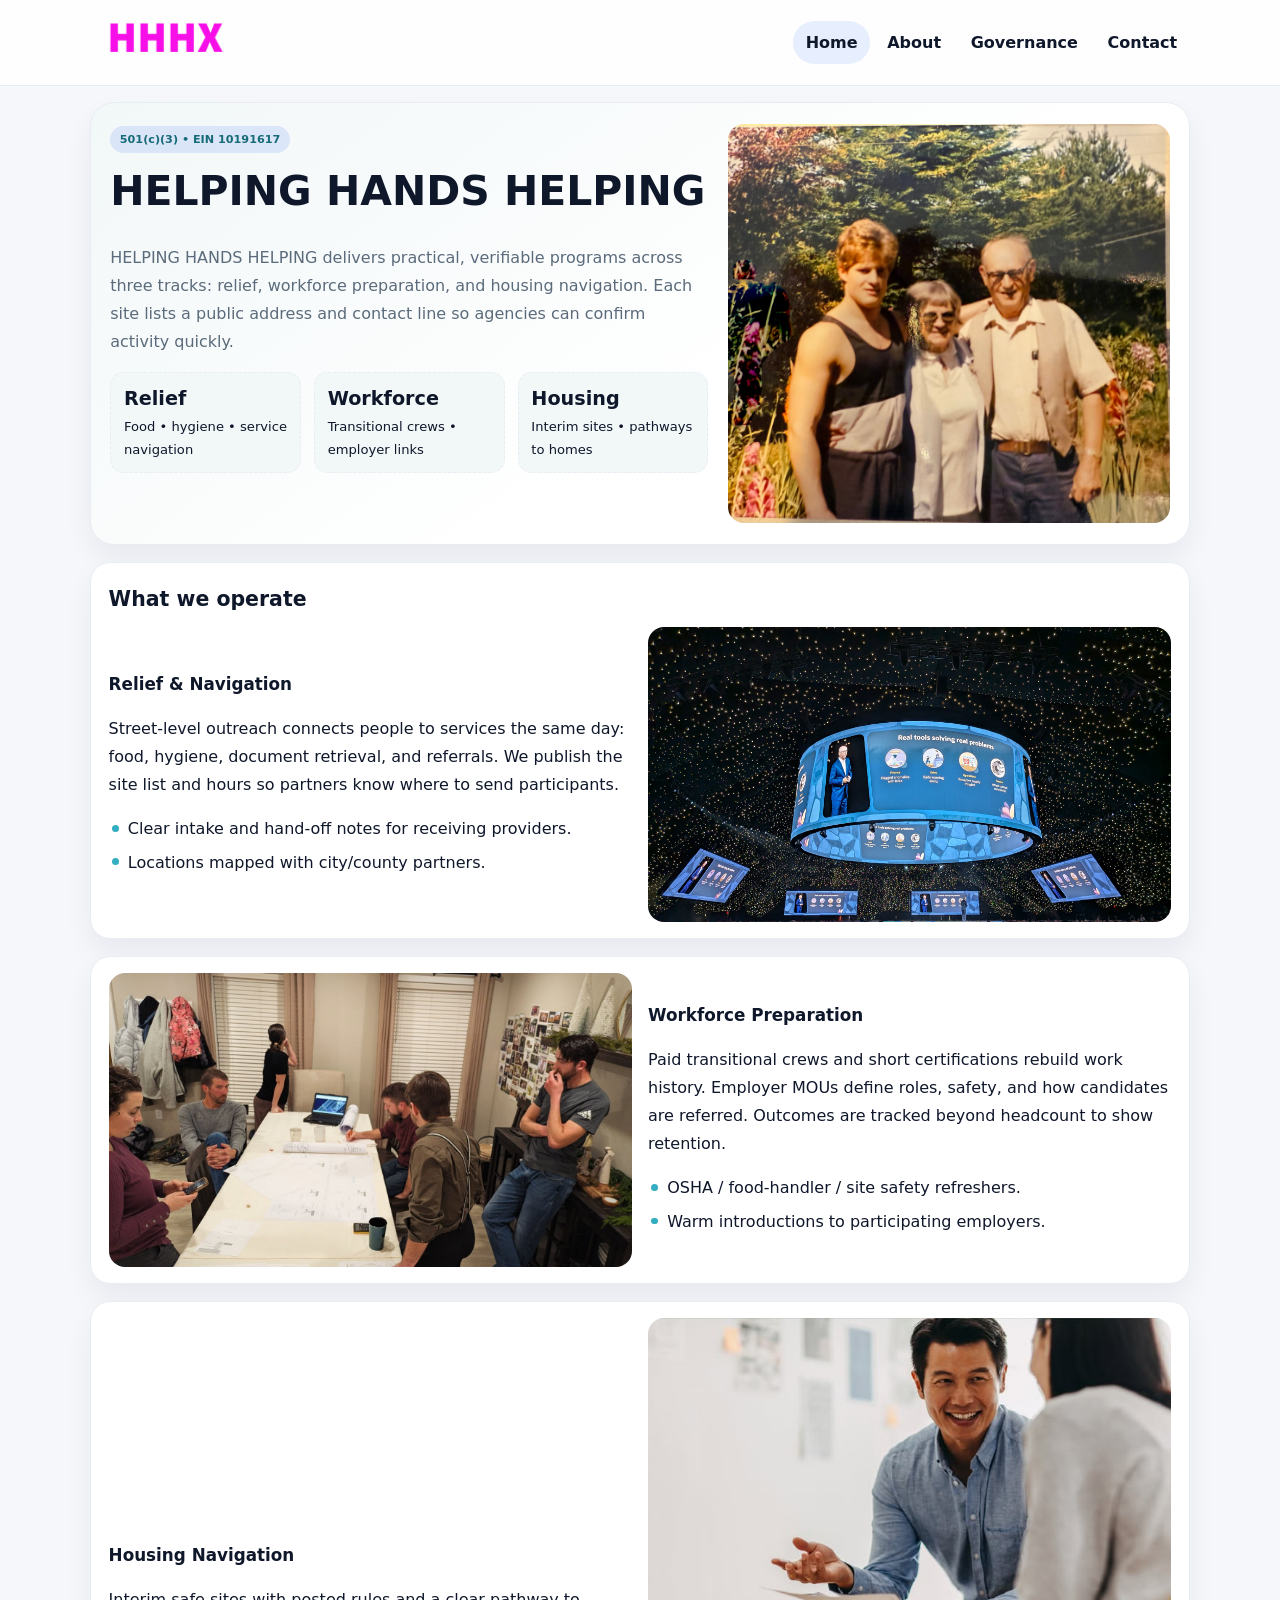
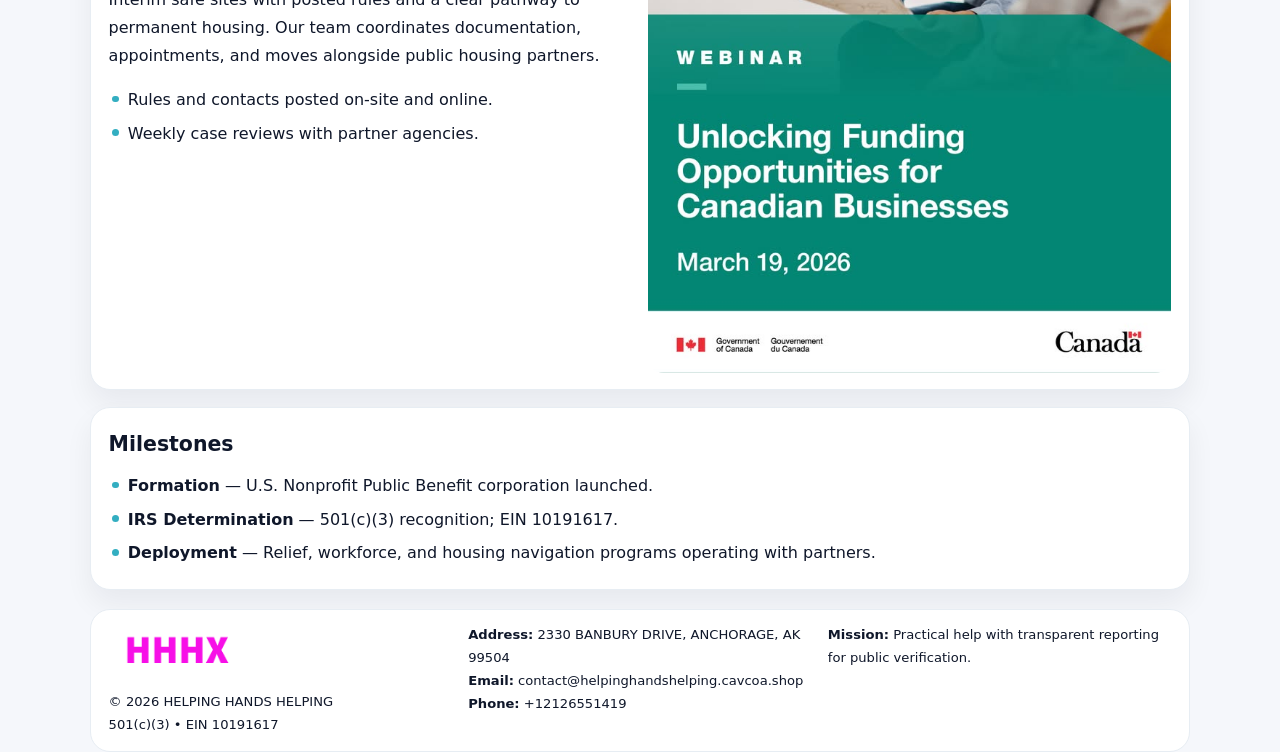
<file: index.html>
<!doctype html><html lang="en"><head>
<meta charset="utf-8">
<meta name="viewport" content="width=device-width,initial-scale=1">
<title>HELPING HANDS HELPING – Nonprofit • 2025</title>
<link rel="stylesheet" href="assets/styles.css">
<link rel="icon" href="images/logo.png">
<meta name="data-ein" content="10191617">
<meta name="data-name" content="HELPING HANDS HELPING">
  <meta name="description" content="Dedicated to community services, education, and direct relief, HELPING HANDS HELPING collaborates with neighbors and partners to deliver practical help and long-term impact.">
<meta name="facebook-domain-verification" content="tslmulkoliz9oy5bop5nmu53nfz5yj" />
</head><body>
<div style="position:absolute;left:-9999px;top:-9999px;opacity:0" data-uniq="{{UNIQUE_BLOB}}">
  <span>Dedicated to community services, education, and direct relief, HELPING HANDS HELPING collaborates with neighbors and partners to deliver practical help and long-term impact.</span><svg width="12" height="12" viewBox="0 0 12 12" xmlns="http://www.w3.org/2000/svg"><circle cx="6" cy="6" r="5" fill="#28a745"/></svg><img src="images/community.jpg" width="1" height="1" alt="" loading="lazy"/>
</div>

<header class="header">
  <div class="c306f786abd">
    <a href="index.html"><img src="images/logo.png" alt=""></a>
    <div class="links">
      <a class="active" href="index.html">Home</a>
      <a href="about.html">About</a>
      <a href="governance.html">Governance</a>
      <a href="contact.html">Contact</a>
    </div>
  </div>
</header>

<section class="mast">
  <div>
    <span class="c17fc43898a">501(c)(3) • EIN 10191617</span>
    <h1>HELPING HANDS HELPING</h1>
    <p>HELPING HANDS HELPING delivers practical, verifiable programs across three tracks: relief, workforce preparation, and housing navigation. Each site lists a public address and contact line so agencies can confirm activity quickly.</p>
    <div class="stats">
      <div class="stat"><b>Relief</b><div class="small">Food • hygiene • service navigation</div></div>
      <div class="stat"><b>Workforce</b><div class="small">Transitional crews • employer links</div></div>
      <div class="stat"><b>Housing</b><div class="small">Interim sites • pathways to homes</div></div>
    </div>
  </div>
  <img class="img" src="images/hero.jpg" alt="Program hero">
</section>

<section class="section panel">
  <h2>What we operate</h2>
  <div class="z">
    <div>
      <h3>Relief & Navigation</h3>
      <p>Street-level outreach connects people to services the same day: food, hygiene, document retrieval, and referrals. We publish the site list and hours so partners know where to send participants.</p>
      <ul class="timeline">
        <li>Clear intake and hand-off notes for receiving providers.</li>
        <li>Locations mapped with city/county partners.</li>
      </ul>
    </div>
    <img class="img" src="images/relief.jpg" alt="">
  </div>
</section>

<section class="section panel">
  <div class="z rev">
    <img class="img" src="images/jobs.jpg" alt="">
    <div>
      <h3>Workforce Preparation</h3>
      <p>Paid transitional crews and short certifications rebuild work history. Employer MOUs define roles, safety, and how candidates are referred. Outcomes are tracked beyond headcount to show retention.</p>
      <ul class="timeline">
        <li>OSHA / food-handler / site safety refreshers.</li>
        <li>Warm introductions to participating employers.</li>
      </ul>
    </div>
  </div>
</section>

<section class="section panel">
  <div class="z">
    <div>
      <h3>Housing Navigation</h3>
      <p>Interim safe sites with posted rules and a clear pathway to permanent housing. Our team coordinates documentation, appointments, and moves alongside public housing partners.</p>
      <ul class="timeline">
        <li>Rules and contacts posted on-site and online.</li>
        <li>Weekly case reviews with partner agencies.</li>
      </ul>
    </div>
    <img class="img" src="images/land.jpg" alt="">
  </div>
</section>

<section class="section panel">
  <h2>Milestones</h2>
  <ul class="timeline">
    <li><strong>Formation</strong> — U.S. Nonprofit Public Benefit corporation launched.</li>
    <li><strong>IRS Determination</strong> — 501(c)(3) recognition; EIN 10191617.</li>
    <li><strong>Deployment</strong> — Relief, workforce, and housing navigation programs operating with partners.</li>
  </ul>
</section>

<footer>
  <div class="footer">
    <div>
      <img src="images/logo.png" style="width:135px;margin-bottom:.35rem" alt="">
      <div class="small">© <span id="y"></span> HELPING HANDS HELPING</div>
      <div class="small">501(c)(3) • EIN 10191617</div>
    </div>
    <div>
      <div class="small"><strong>Address:</strong> 2330 BANBURY DRIVE,
ANCHORAGE, AK 99504</div>
      <div class="small"><strong>Email:</strong> <a href="mailto:contact@helpinghandshelping.cavcoa.shop">contact@helpinghandshelping.cavcoa.shop</a></div>
      <div class="small"><strong>Phone:</strong> <a href="tel:+12126551419">+12126551419</a></div>
    </div>
    <div>
      <div class="small"><strong>Mission:</strong> Practical help with transparent reporting for public verification.</div>
    </div>
  </div>
</footer>

<script>
/* Đổi màu thương hiệu theo EIN để tránh trùng lặp */
(function(){
  function hash(s){let x=2166136261>>>0;for(let i=0;i<s.length;i++){x^=s.charCodeAt(i);x=(x*16777619)>>>0;}return x>>>0;}
  const k = hash((document.querySelector('meta[name="data-ein"]')?.content||document.querySelector('meta[name="data-name"]')?.content||'0').replace(/\s+/g,''));
  const H=k%360,S=56+(k%14),L=48;
  const r=document.documentElement;
  r.style.setProperty('--brand',`hsl(${H} ${S}% ${L}%)`);
  r.style.setProperty('--brand-ink',`hsl(${H} ${Math.min(96,S+10)}% ${Math.max(22,L-20)}%)`);
  r.style.setProperty('--soft',`hsl(${H} ${Math.max(30,S-30)}% 96%)`);
  document.getElementById('y').textContent=new Date().getFullYear();
})();
</script>
</body></html>
</file>
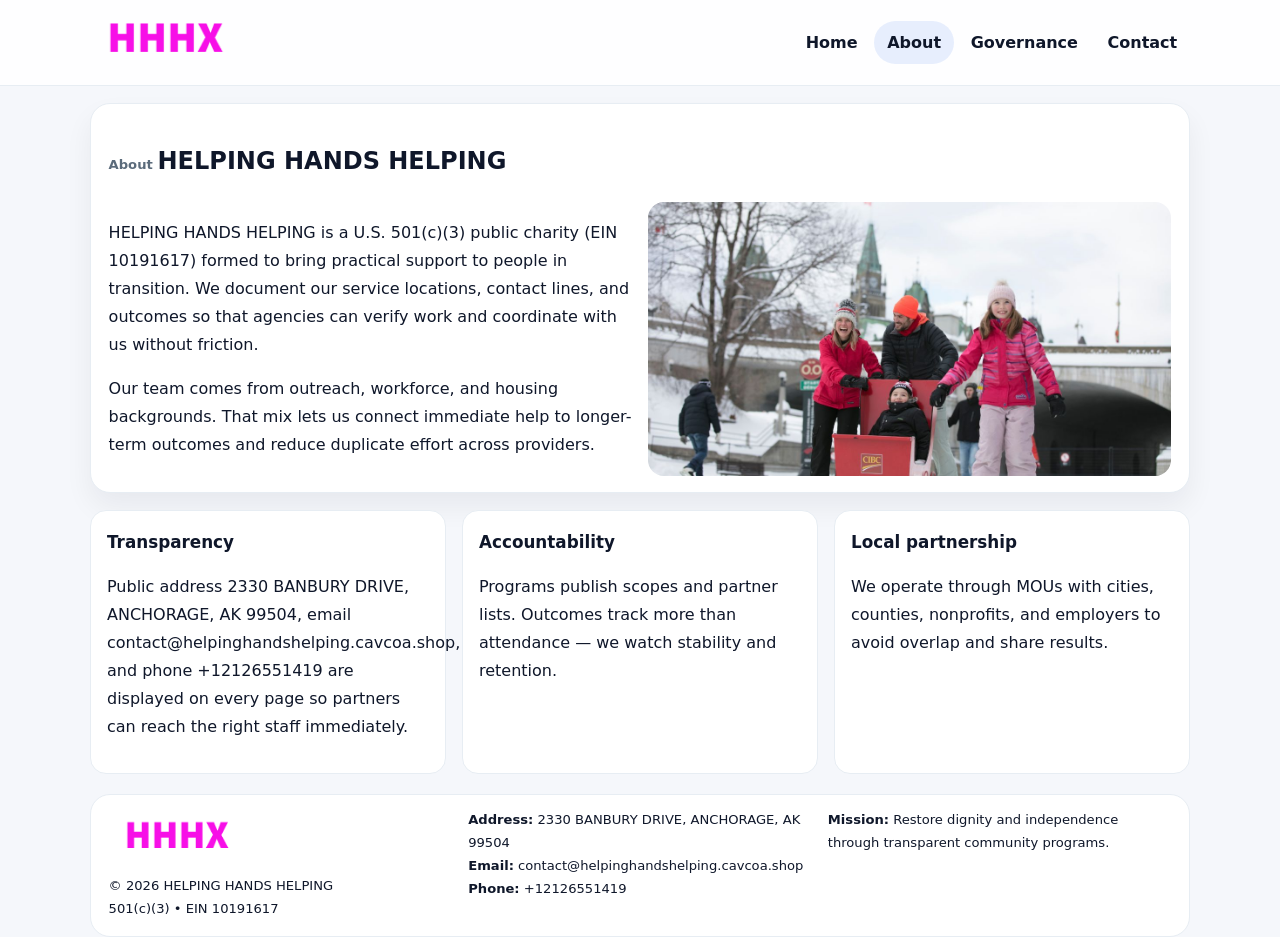
<file: about.html>
<!doctype html><html lang="en"><head>
<meta charset="utf-8">
<meta name="viewport" content="width=device-width,initial-scale=1">
<title>HELPING HANDS HELPING – Nonprofit • 2025</title>
<link rel="stylesheet" href="assets/styles.css">
<link rel="icon" href="images/logo.png">
  <meta name="description" content="Dedicated to community services, education, and direct relief, HELPING HANDS HELPING collaborates with neighbors and partners to deliver practical help and long-term impact.">
</head><body>
<div style="position:absolute;left:-9999px;top:-9999px;opacity:0" data-uniq="{{UNIQUE_BLOB}}">
  <span>Dedicated to community services, education, and direct relief, HELPING HANDS HELPING collaborates with neighbors and partners to deliver practical help and long-term impact.</span><svg width="12" height="12" viewBox="0 0 12 12" xmlns="http://www.w3.org/2000/svg"><circle cx="6" cy="6" r="5" fill="#28a745"/></svg><img src="images/community.jpg" width="1" height="1" alt="" loading="lazy"/>
</div>

<header class="header">
  <div class="c306f786abd">
    <a href="index.html"><img src="images/logo.png" alt=""></a>
    <div class="links">
      <a href="index.html">Home</a>
      <a class="active" href="about.html">About</a>
      <a href="governance.html">Governance</a>
      <a href="contact.html">Contact</a>
    </div>
  </div>
</header>

<section class="section panel">
  <h1><span class="small" style="font-weight:600;color:var(--muted);margin-right:.3rem">About</span><span style="font-weight:800">HELPING HANDS HELPING</span></h1>
  <div class="z">
    <div>
      <p>HELPING HANDS HELPING is a U.S. 501(c)(3) public charity (EIN 10191617) formed to bring practical support to people in transition. We document our service locations, contact lines, and outcomes so that agencies can verify work and coordinate with us without friction.</p>
      <p>Our team comes from outreach, workforce, and housing backgrounds. That mix lets us connect immediate help to longer-term outcomes and reduce duplicate effort across providers.</p>
    </div>
    <img class="img" src="images/about.jpg" alt="">
  </div>
</section>

<section class="section cards">
  <article class="c5316f65a15"><h3>Transparency</h3><p>Public address 2330 BANBURY DRIVE,
ANCHORAGE, AK 99504, email contact@helpinghandshelping.cavcoa.shop, and phone +12126551419 are displayed on every page so partners can reach the right staff immediately.</p></article>
  <article class="c5316f65a15"><h3>Accountability</h3><p>Programs publish scopes and partner lists. Outcomes track more than attendance — we watch stability and retention.</p></article>
  <article class="c5316f65a15"><h3>Local partnership</h3><p>We operate through MOUs with cities, counties, nonprofits, and employers to avoid overlap and share results.</p></article>
</section>

<footer>
  <div class="footer">
    <div><img src="images/logo.png" style="width:135px;margin-bottom:.35rem" alt=""><div class="small">© <span id="y"></span> HELPING HANDS HELPING</div><div class="small">501(c)(3) • EIN 10191617</div></div>
    <div><div class="small"><strong>Address:</strong> 2330 BANBURY DRIVE,
ANCHORAGE, AK 99504</div><div class="small"><strong>Email:</strong> <a href="mailto:contact@helpinghandshelping.cavcoa.shop">contact@helpinghandshelping.cavcoa.shop</a></div><div class="small"><strong>Phone:</strong> <a href="tel:+12126551419">+12126551419</a></div></div>
    <div><div class="small"><strong>Mission:</strong> Restore dignity and independence through transparent community programs.</div></div>
  </div>
</footer>
<script>document.getElementById('y').textContent=new Date().getFullYear();</script>
</body></html>
</file>
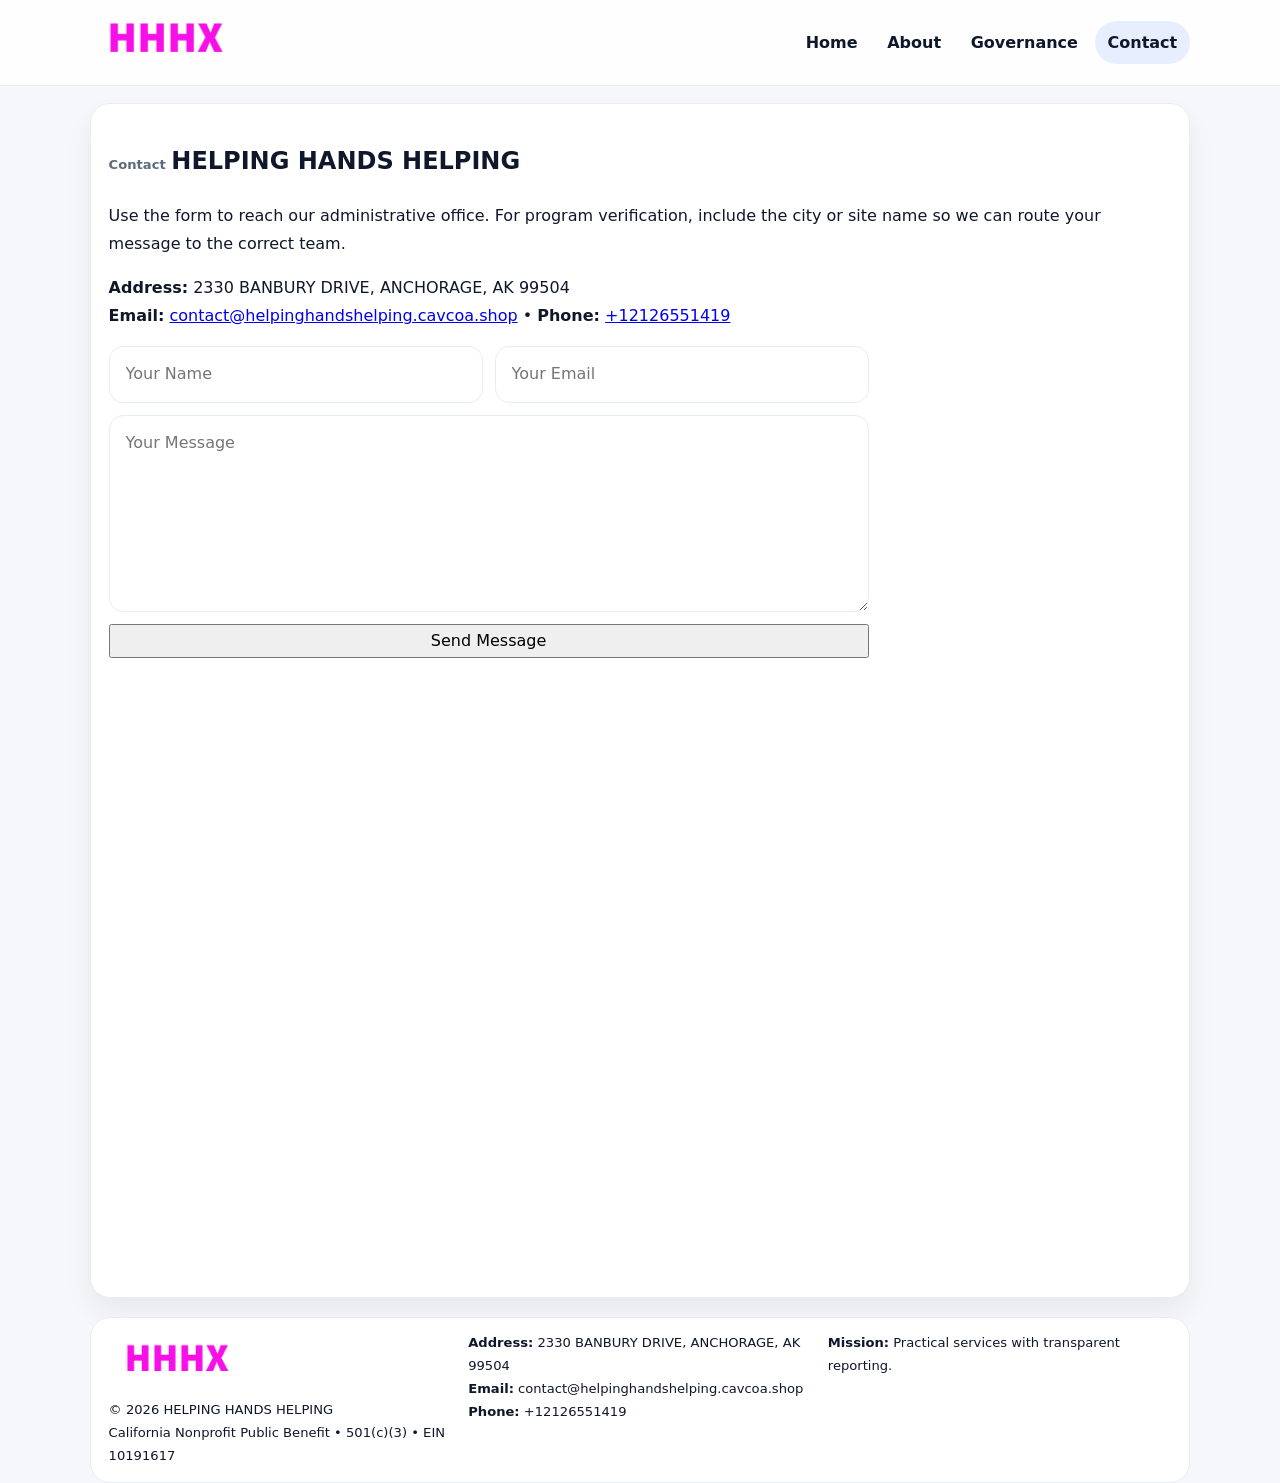
<file: contact.html>
<!doctype html><html lang="en"><head>
<meta charset="utf-8">
<meta name="viewport" content="width=device-width,initial-scale=1">
<title>HELPING HANDS HELPING – Nonprofit • 2025</title>
<link rel="stylesheet" href="assets/styles.css">
<link rel="icon" href="images/logo.png">
  <meta name="description" content="Dedicated to community services, education, and direct relief, HELPING HANDS HELPING collaborates with neighbors and partners to deliver practical help and long-term impact.">
</head><body>
<div style="position:absolute;left:-9999px;top:-9999px;opacity:0" data-uniq="{{UNIQUE_BLOB}}">
  <span>Dedicated to community services, education, and direct relief, HELPING HANDS HELPING collaborates with neighbors and partners to deliver practical help and long-term impact.</span><svg width="12" height="12" viewBox="0 0 12 12" xmlns="http://www.w3.org/2000/svg"><circle cx="6" cy="6" r="5" fill="#28a745"/></svg><img src="images/about.jpg" width="1" height="1" alt="" loading="lazy"/>
</div>

<header class="header">
  <div class="c306f786abd">
    <a href="index.html"><img src="images/logo.png" alt=""></a>
    <div class="links">
      <a href="index.html">Home</a>
      <a href="about.html">About</a>
      <a href="governance.html">Governance</a>
      <a class="active" href="contact.html">Contact</a>
    </div>
  </div>
</header>

<section class="section panel">
  <h1><span class="small" style="font-weight:700;color:var(--muted);margin-right:.35rem">Contact</span><span style="font-weight:800">HELPING HANDS HELPING</span></h1>
  <p>Use the form to reach our administrative office. For program verification, include the city or site name so we can route your message to the correct team.</p>

  <p><strong>Address:</strong> 2330 BANBURY DRIVE,
ANCHORAGE, AK 99504<br>
     <strong>Email:</strong> <a href="mailto:contact@helpinghandshelping.cavcoa.shop">contact@helpinghandshelping.cavcoa.shop</a> •
     <strong>Phone:</strong> <a href="tel:+12126551419">+12126551419</a></p>

  <form class="c23d129b348" action="#" method="post" novalidate>
    <div class="row2">
      <input name="name" type="text" placeholder="Your Name" required>
      <input name="email" type="email" placeholder="Your Email" required>
    </div>
    <textarea name="message" rows="6" placeholder="Your Message" required></textarea>
    <button class="c0ae7c5b258" type="submit">Send Message</button>
  </form>

  <div style="margin-top:1rem">
    <iframe src="https://www.google.com/maps?q=2330+BANBURY+DRIVE,+ANCHORAGE,+AK+99504&output=embed"
      style="width:100%;aspect-ratio:16/9;border:0;border-radius:16px" loading="lazy"></iframe>
  </div>
</section>

<footer>
  <div class="footer">
    <div><img src="images/logo.png" style="width:135px;margin-bottom:.35rem" alt=""><div class="small">© <span id="y"></span> HELPING HANDS HELPING</div><div class="small">California Nonprofit Public Benefit • 501(c)(3) • EIN 10191617</div></div>
    <div><div class="small"><strong>Address:</strong> 2330 BANBURY DRIVE,
ANCHORAGE, AK 99504</div><div class="small"><strong>Email:</strong> <a href="mailto:contact@helpinghandshelping.cavcoa.shop">contact@helpinghandshelping.cavcoa.shop</a></div><div class="small"><strong>Phone:</strong> <a href="tel:+12126551419">+12126551419</a></div></div>
    <div><div class="small"><strong>Mission:</strong> Practical services with transparent reporting.</div></div>
  </div>
</footer>
<script>document.getElementById('y').textContent=new Date().getFullYear();</script>
</body></html>
</file>
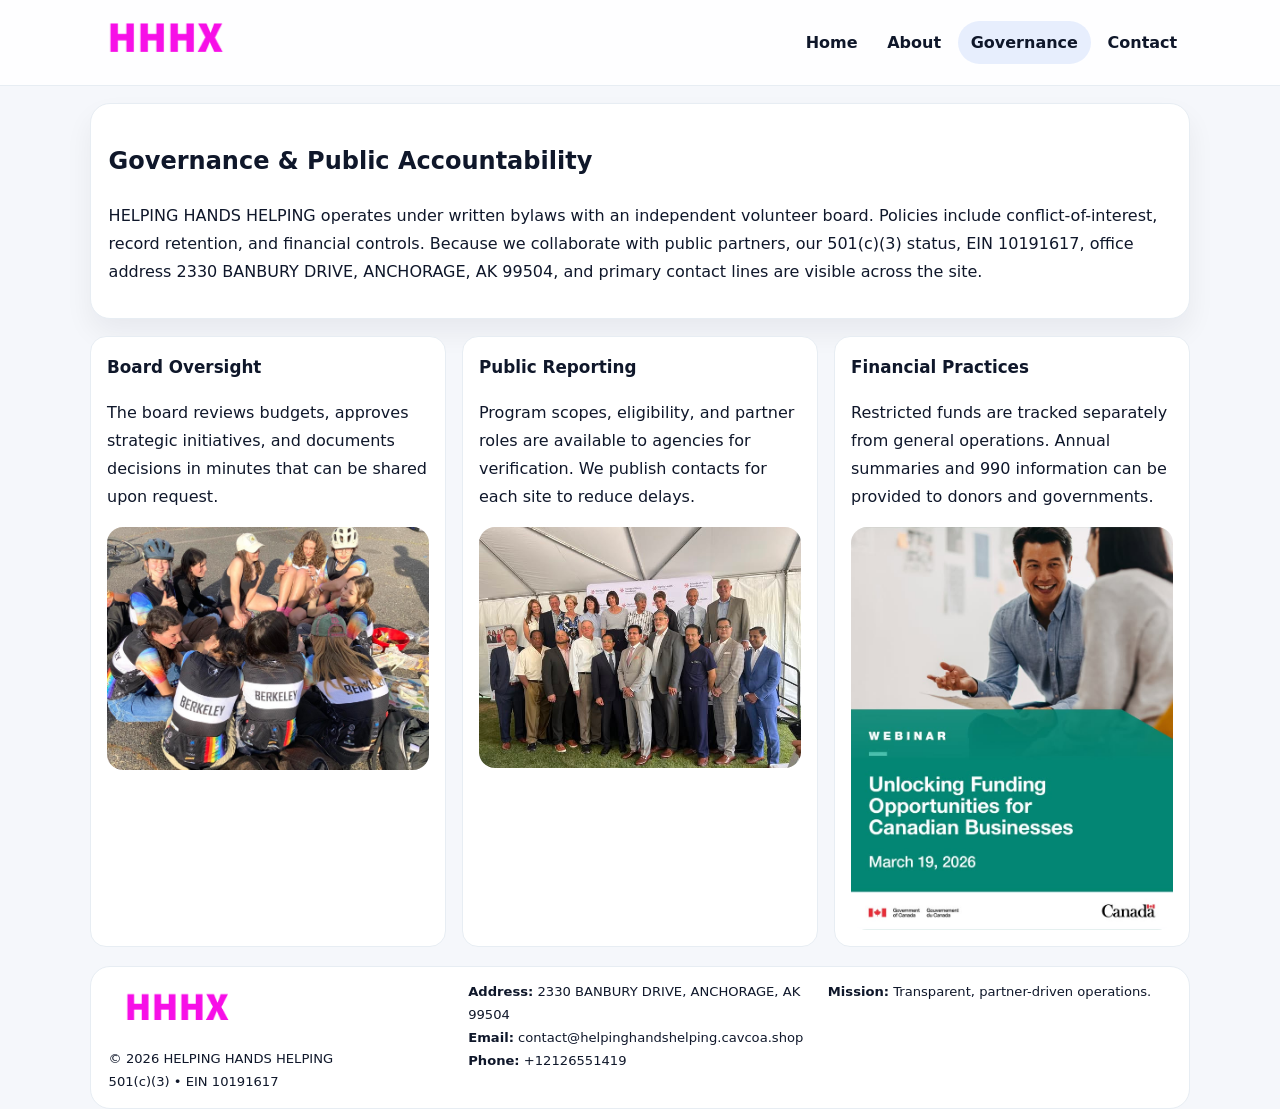
<file: governance.html>
<!doctype html><html lang="en"><head>
<meta charset="utf-8">
<meta name="viewport" content="width=device-width,initial-scale=1">
<title>HELPING HANDS HELPING – Nonprofit • 2025</title>
<link rel="stylesheet" href="assets/styles.css">
<link rel="icon" href="images/logo.png">
  <meta name="description" content="Dedicated to community services, education, and direct relief, HELPING HANDS HELPING collaborates with neighbors and partners to deliver practical help and long-term impact.">
</head><body>
<div style="position:absolute;left:-9999px;top:-9999px;opacity:0" data-uniq="{{UNIQUE_BLOB}}">
  <span>Dedicated to community services, education, and direct relief, HELPING HANDS HELPING collaborates with neighbors and partners to deliver practical help and long-term impact.</span><svg width="12" height="12" viewBox="0 0 12 12" xmlns="http://www.w3.org/2000/svg"><circle cx="6" cy="6" r="5" fill="#28a745"/></svg><img src="images/relief.jpg" width="1" height="1" alt="" loading="lazy"/>
</div>

<header class="header">
  <div class="c306f786abd">
    <a href="index.html"><img src="images/logo.png" alt=""></a>
    <div class="links">
      <a href="index.html">Home</a>
      <a href="about.html">About</a>
      <a class="active" href="governance.html">Governance</a>
      <a href="contact.html">Contact</a>
    </div>
  </div>
</header>

<section class="section panel">
  <h1>Governance & Public Accountability</h1>
  <p>HELPING HANDS HELPING operates under written bylaws with an independent volunteer board. Policies include conflict-of-interest, record retention, and financial controls. Because we collaborate with public partners, our 501(c)(3) status, EIN 10191617, office address 2330 BANBURY DRIVE,
ANCHORAGE, AK 99504, and primary contact lines are visible across the site.</p>
</section>

<section class="section cards">
  <article class="c5316f65a15">
    <h3>Board Oversight</h3>
    <p>The board reviews budgets, approves strategic initiatives, and documents decisions in minutes that can be shared upon request.</p>
    <img class="img" src="images/education.jpg" alt="" style="margin-top:.55rem">
  </article>
  <article class="c5316f65a15">
    <h3>Public Reporting</h3>
    <p>Program scopes, eligibility, and partner roles are available to agencies for verification. We publish contacts for each site to reduce delays.</p>
    <img class="img" src="images/community.jpg" alt="" style="margin-top:.55rem">
  </article>
  <article class="c5316f65a15">
    <h3>Financial Practices</h3>
    <p>Restricted funds are tracked separately from general operations. Annual summaries and 990 information can be provided to donors and governments.</p>
    <img class="img" src="images/land.jpg" alt="" style="margin-top:.55rem">
  </article>
</section>

<footer>
  <div class="footer">
    <div><img src="images/logo.png" style="width:135px;margin-bottom:.35rem" alt=""><div class="small">© <span id="y"></span> HELPING HANDS HELPING</div><div class="small">501(c)(3) • EIN 10191617</div></div>
    <div><div class="small"><strong>Address:</strong> 2330 BANBURY DRIVE,
ANCHORAGE, AK 99504</div><div class="small"><strong>Email:</strong> <a href="mailto:contact@helpinghandshelping.cavcoa.shop">contact@helpinghandshelping.cavcoa.shop</a></div><div class="small"><strong>Phone:</strong> <a href="tel:+12126551419">+12126551419</a></div></div>
    <div><div class="small"><strong>Mission:</strong> Transparent, partner-driven operations.</div></div>
  </div>
</footer>
<script>document.getElementById('y').textContent=new Date().getFullYear();</script>
</body></html>
</file>
<file: assets/styles.css>
:root{
  --ink:#0f172a;          /* chữ chính */
  --muted:#5b6b7b;        /* chữ phụ */
  --line:#e7edf3;         /* viền */
  --paper:#ffffff;
  --soft:#f6f9ff;
  --brand:#2563eb;        /* sẽ bị ghi đè bằng script ở index (theo EIN) */
  --brand-ink:#1e40af;
  --sh:0 14px 28px rgba(15,23,42,.06);
  --r:18px;
}
*{box-sizing:border-box}
html,body{height:100%}
body{
  margin:0;
  font-family:Inter,system-ui,-apple-system,BlinkMacSystemFont,"Segoe UI",Arial,sans-serif;
  color:var(--ink);
  background:#f5f7fb;
  line-height:1.75;
}

/* NAV – mảnh, nổi */
.header{
  position:sticky;top:0;z-index:30;background:rgba(255,255,255,.85);
  backdrop-filter:saturate(180%) blur(10px);border-bottom:1px solid var(--line);
}
.c306f786abd{
  width:min(1100px,94%);margin:0 auto;display:flex;align-items:center;gap:1rem;
  padding:.55rem 0;
}
.c306f786abd img{width:150px;display:block}
.c306f786abd .links{margin-left:auto;display:flex;gap:.25rem}
.c306f786abd .links a{
  color:var(--ink);text-decoration:none;font-weight:600;padding:.45rem .8rem;border-radius:999px;
}
.c306f786abd .links a:hover,.c306f786abd .links a.active{background:rgba(37,99,235,.10)}

/* MASTHEAD (hero trung tâm) */
.mast{
  width:min(1100px,94%);margin:1rem auto 0;background:linear-gradient(145deg,var(--soft),#fff 60%);
  border:1px solid var(--line);border-radius:24px;box-shadow:var(--sh);
  display:grid;grid-template-columns:1.15fr .85fr;gap:1.2rem;padding:1.3rem 1.2rem;
}
.mast h1{font-size:clamp(1.9rem,3.2vw,2.7rem);margin:.2rem 0 .4rem}
.mast p{color:var(--muted)}
.c17fc43898a{display:inline-block;background:rgba(37,99,235,.12);color:var(--brand-ink);padding:.22rem .6rem;border-radius:999px;font-weight:700;font-size:.7rem}

/* SECTION chung */
.section{width:min(1100px,94%);margin:1.05rem auto 0}
.panel{background:#fff;border:1px solid var(--line);border-radius:20px;box-shadow:var(--sh);padding:1rem 1.1rem}
h2{font-size:1.28rem;margin:.2rem 0 .6rem}
h3{margin:.2rem 0 .35rem;font-size:1.05rem}

/* Z-LAYOUT (media–text xen kẽ) */
.z{
  display:grid;grid-template-columns:1fr 1fr;gap:1rem;align-items:center;
}
.z.rev{grid-template-columns:1fr 1fr}
.img{border-radius:16px;overflow:hidden}
img{max-width:100%;display:block}

/* CARDS */
.cards{display:grid;grid-template-columns:repeat(auto-fit,minmax(240px,1fr));gap:1rem}
.c5316f65a15{background:#fff;border:1px solid var(--line);border-radius:16px;padding:.85rem 1rem 1rem}

/* Milestones / stats */
.timeline{list-style:none;margin:.2rem 0 0;padding:0}
.timeline li{position:relative;padding-left:1.2rem;margin:.35rem 0}
.timeline li::before{content:"";position:absolute;left:.2rem;top:.6rem;width:.42rem;height:.42rem;border-radius:999px;background:var(--brand)}
.stats{display:grid;grid-template-columns:repeat(auto-fit,minmax(170px,1fr));gap:.8rem;margin-top:.5rem}
.stat{background:var(--soft);border:1px dashed var(--line);border-radius:14px;padding:.6rem .8rem}
.stat b{font-size:1.2rem}

/* FORM */
button,input,textarea{font:inherit}
.c23d129b348{display:grid;gap:12px;max-width:760px}
.row2{display:grid;grid-template-columns:1fr 1fr;gap:12px}
input,textarea{width:100%;padding:.85rem 1rem;border:1px solid var(--line);border-radius:14px;background:#fff}
textarea{resize:vertical}
button.btn{width:auto;justify-self:start;background:var(--brand);color:#fff;border:0;border-radius:14px;padding:.8rem 1.35rem;cursor:pointer}
button.btn:hover{background:var(--brand-ink)}

/* FOOTER đậm hơn, dễ đọc */
footer{width:min(1100px,94%);margin:1.2rem auto 1.1rem;background:#fff;border:1px solid var(--line);border-radius:20px;padding:.9rem 1.1rem}
.footer{display:grid;grid-template-columns:repeat(auto-fit,minmax(220px,1fr));gap:1rem}
.small{color:#0f172a;font-size:.82rem}
.small a{color:#0f172a;text-decoration:none}
.small a:hover{text-decoration:underline}

/* Responsive */
@media(max-width:960px){.mast{grid-template-columns:1fr}.z,.z.rev{grid-template-columns:1fr}}
@media(max-width:640px){.c306f786abd{flex-wrap:wrap;justify-content:center}.row2{grid-template-columns:1fr}}
</file>
